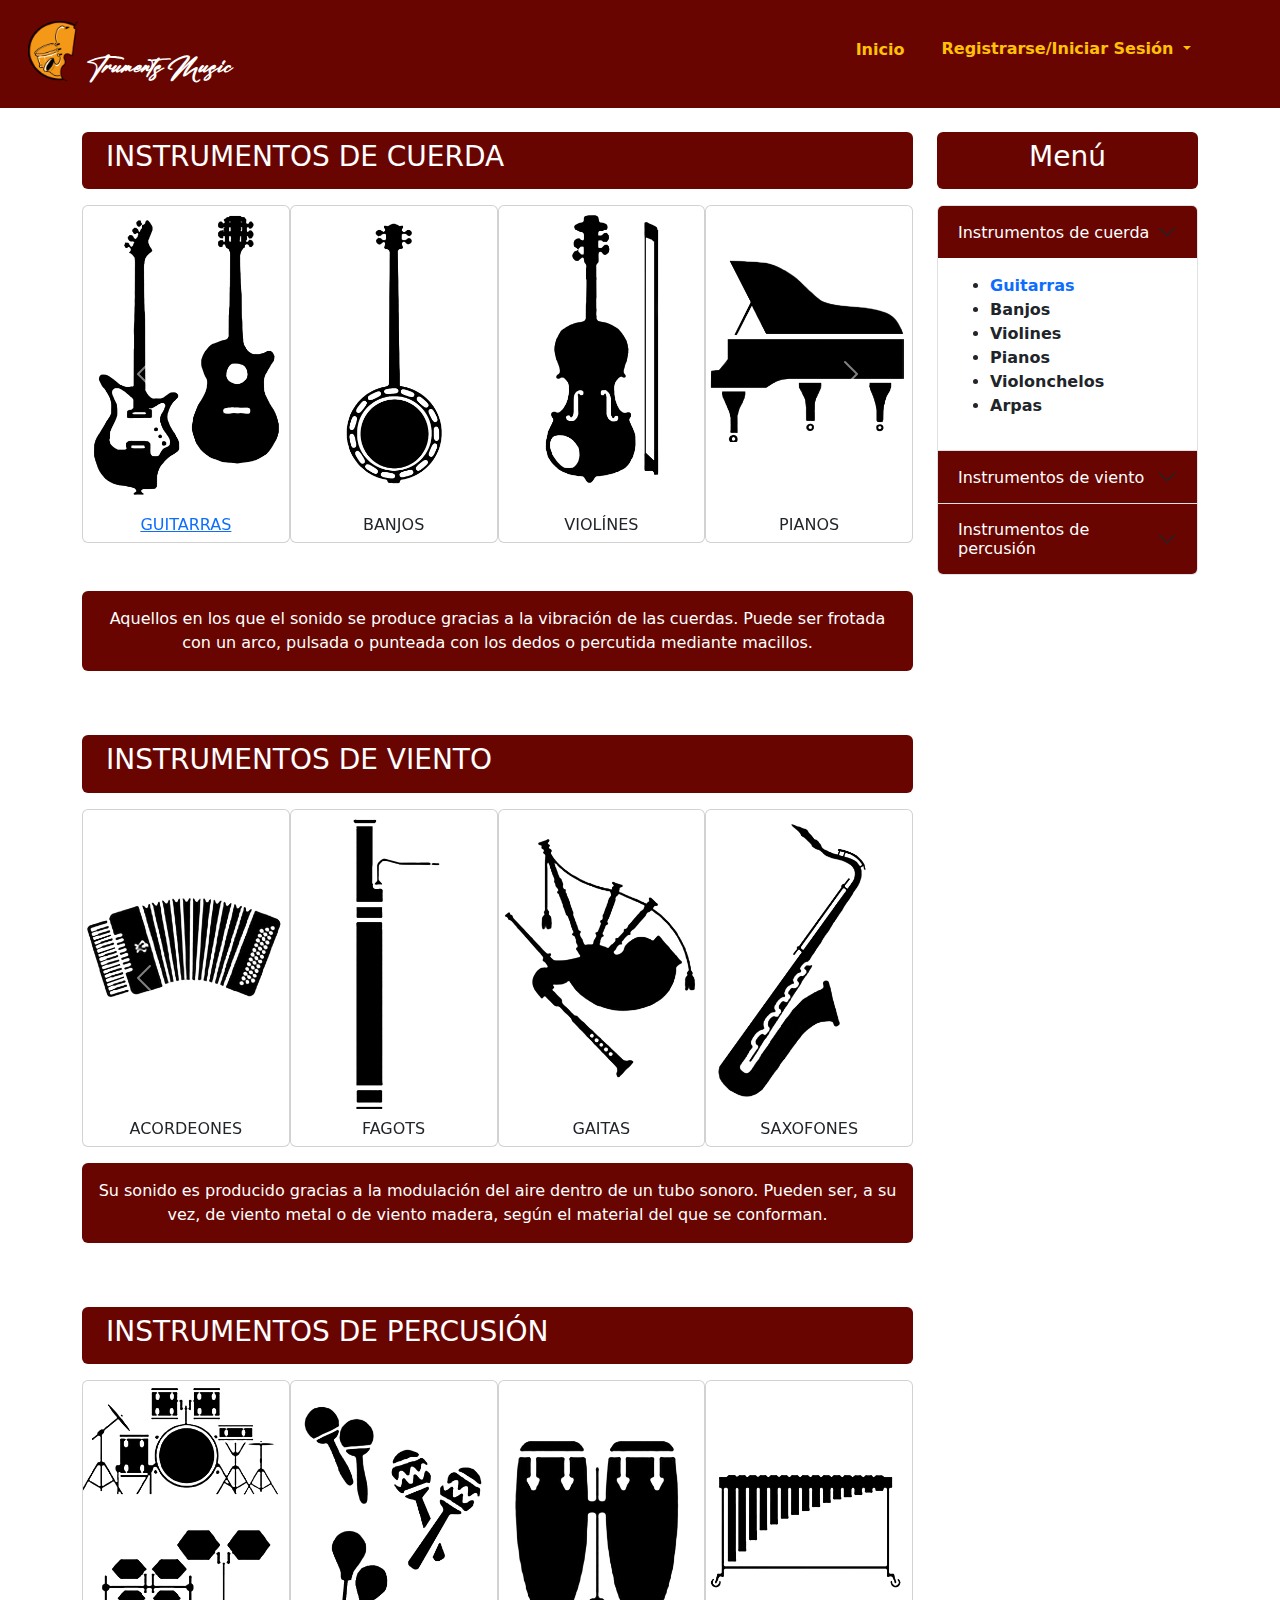
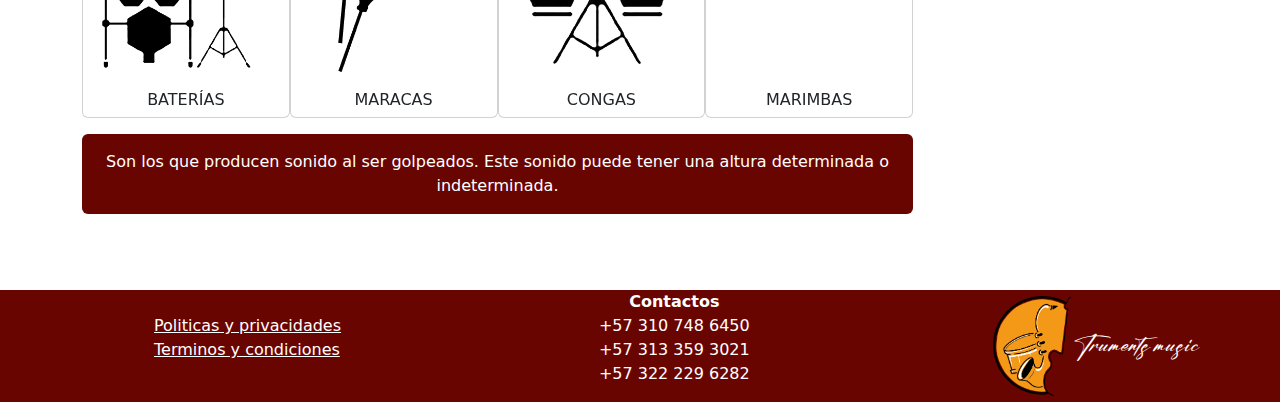
<file: index.html>
<!DOCTYPE html>
<html lang="es">

<head>
    <meta charset="UTF-8">
    <meta http-equiv="X-UA-Compatible" content="IE=edge">
    <meta name="viewport" content="width=device-width, initial-scale=1.0">
    <link rel="stylesheet" href="Assets/Css/bootstrap.min.css">
    <link rel="stylesheet" href="https://cdnjs.cloudflare.com/ajax/libs/font-awesome/6.2.1/css/all.min.css" integrity="sha512-MV7K8+y+gLIBoVD59lQIYicR65iaqukzvf/nwasF0nqhPay5w/9lJmVM2hMDcnK1OnMGCdVK+iQrJ7lzPJQd1w==" crossorigin="anonymous" referrerpolicy="no-referrer" />
    <link rel="stylesheet" href="Assets/Css/style.css">
    <link rel="stylesheet" href="Assets/Css/main.css">
    <link rel="shorcut icon" href="Assets/img/Logos/Favicon.ico" type="image/x-icon">
    <title>Truments Music</title>
</head>

<body>
    <nav class="navbar navbar-expand bgcolor p-3 sticky-top">
            <div class="container-fluid">
                <a class="navbar-brand" href="index.html">
                <img src="Assets/img/Logos/LogoAmarillo.png" width="50" height="60" class="d-inline-block align-text-bottom">
                <span class="text-white fw-bold titulo">Truments Music </span>
                </a>
            </div>
        <div class="container-fluid">
                <div class="collapse navbar-collapse" id="navbarSupportedContent">
                    <ul class="navbar-nav ms-auto mb-2">
                        <li class="nav-item">
                            <a class="nav-link active text-warning px-4 fw-semibold" aria-current="page" href="index.html"><i class="fa-solid fa-music pe-2"></i>Inicio</a>
                        </li>
                        <li class="nav-item">
                            <div class="dropdown">
                                <button class="btn bg-transparent text-warning fw-semibold dropdown-toggle" type="button" data-bs-toggle="dropdown" aria-expanded="false">
                                Registrarse/Iniciar Sesión
                                </button>
                                <ul class="dropdown-menu bgcolor">
                                <li><a class="nav-link text-warning px-4 fw-semibold" href="registro.html"><i class="fa-solid fa-headphones pe-2"></i>Registrarse</a></li>
                                <li><a class="dropdown-item text-warning px-4 fw-semibold" href="login.html"><i class="fa-solid fa-headphones pe-2"></i>Iniciar Sesión</a></li>
                                </ul>
                            </div>
                        </li>
                        <li class="nav-item text-center align-text-bottom px-4 fw-semibold">
                            <a href="compras.html"><i class="fa-solid fa-cart-shopping text-warning align-text-bottom"></i></a>
                        </li>
                    </ul>
                </div>
            </div>
        </nav>

    <div class="container text-center ">
        <div class="row mt-2">
            <div class="col-12 col-md-9">
                <div class="bgcolor rounded ps-4 py-2 mt-3">
                    <h3 class="d-flex align-items-start text-white">INSTRUMENTOS DE CUERDA</h3>
                </div>
            </div>
            <div class="col-3 smalldis">
                <div class="rounded mt-3 px-5 py-2 text-white bgcolor">
                    <h3>Menú</h3>
                </div>
            </div>
        </div>
        <!-- inicio carrusel -->
        <div class="row">
            <div class="justify-content-start mt-3 col-7 col-md-9 carruselcuerda">
                <div id="carrusel1" class="carousel slide" data-bs-ride="carousel">
                    <div class="carousel-inner" role="listbox">
                        <div class="carousel-item active">
                            <div class="col-md-3">
                                <div class="card">
                                    <div class="card-img">
                                        <a href="grillaproductos.html">
                                        <img src="Assets/img/Instrumentos/Guitarra.png" class="img-fluid ">
                                        <h6>GUITARRAS </h6>
                                        </a>
                                    </div>
                                </div>
                            </div>
                        </div>
                        <div class="carousel-item">
                            <div class="col-md-3">
                                <div class="card">
                                    <div class="card-img">
                                        <img src="Assets/img/Instrumentos/Banjo.png" class="img-fluid">
                                        <h6>BANJOS </h6>
                                    </div>
                                </div>
                            </div>
                        </div>
                        <div class="carousel-item">
                            <div class="col-md-3">
                                <div class="card">
                                    <div class="card-img">
                                        <img src="Assets/img/Instrumentos/Violin.png" class="img-fluid">
                                        <h6>VIOLÍNES </h6>
                                    </div>
                                </div>
                            </div>
                        </div>
                        <div class="carousel-item">
                            <div class="col-md-3">
                                <div class="card">
                                    <div class="card-img">
                                        <img src="Assets/img/Instrumentos/Piano.png" cla class="img-fluid">
                                        <h6>PIANOS </h6>
                                    </div>
                                </div>
                            </div>
                        </div>
                        <div class="carousel-item">
                            <div class="col-md-3">
                                <div class="card">
                                    <div class="card-img">
                                        <img src="Assets/img/Instrumentos/Violonchelo.png" class="img-fluid">
                                        <h6>VIOLONCHELOS </h6>
                                    </div>
                                </div>
                            </div>
                        </div>
                        <div class="carousel-item">
                            <div class="col-md-3">
                                <div class="card">
                                    <div class="card-img">
                                        <img src="Assets/img/Instrumentos/Arpa.png" class="img-fluid">
                                        <h6>ARPAS </h6>
                                    </div>
                                </div>
                            </div>
                        </div>
                    </div>
                    <a class="carousel-control-prev bg-transparent w-aut" href="#carrusel1" role="button" data-bs-slide="prev">
                        <span class="carousel-control-prev-icon" aria-hidden="true"></span>
                    </a>
                    <a class="carousel-control-next bg-transparent nexticon" href="#carrusel1" role="button" data-bs-slide="next">
                        <span class="carousel-control-next-icon" aria-hidden="true"></span>
                    </a>
                </div>
            </div>
            <div class="col-3 smalldis">
                <div class="accordion mt-3 " id="accordionExample">
                    <div class="accordion-item">
                        <h2 class="accordion-header" id="headingOne">
                        <button class="accordion-button collapsed bgcolor text-white" type="button" data-bs-toggle="collapse" data-bs-target="#collapseOne" aria-expanded="true" aria-controls="collapseOne">
                        Instrumentos de cuerda
                        </button>
                        </h2>
                            <div id="collapseOne" class="accordion-collapse collapse show" aria-labelledby="headingOne" data-bs-parent="#accordionExample">
                                <div class="accordion-body">
                                    <strong>
                                        <ul class="d-flex flex-column align-items-start justify-content-start">
                                            <li><a href="grillaproductos.html" class="text-decoration-none">Guitarras</a></li>
                                            <li>Banjos</li>
                                            <li>Violines</li>
                                            <li>Pianos</li>
                                            <li>Violonchelos</li>
                                            <li>Arpas</li>
                                        </ul>
                                    </strong>
                                </div>
                            </div>
                    </div>
                    <div class="accordion-item">
                        <h2 class="accordion-header" id="headingTwo">
                        <button class="accordion-button collapsed bgcolor text-white" type="button" data-bs-toggle="collapse" data-bs-target="#collapseTwo" aria-expanded="false" aria-controls="collapseTwo">
                        Instrumentos de viento
                        </button>
                        </h2>
                            <div id="collapseTwo" class="accordion-collapse collapse" aria-labelledby="headingTwo" data-bs-parent="#accordionExample">
                                <div class="accordion-body">
                                    <strong>
                                        <ul class="d-flex flex-column align-items-start justify-content-start">
                                            <li>Acordeones</li>
                                            <li>Fagots</li>
                                            <li>Gaitas</li>
                                            <li>Saxofones</li>
                                            <li>Trompetas</li>
                                            <li>Tubas</li>
                                        </ul>
                                    </strong>
                                </div>
                            </div>
                    </div>
                    <div class="accordion-item">
                        <h2 class="accordion-header" id="headingThree">
                        <button class="accordion-button collapsed bgcolor text-white" type="button" data-bs-toggle="collapse" data-bs-target="#collapseThree" aria-expanded="false" aria-controls="collapseThree">
                        Instrumentos de percusión
                        </button>
                        </h2>
                            <div id="collapseThree" class="accordion-collapse collapse" aria-labelledby="headingThree" data-bs-parent="#accordionExample">
                                <div class="accordion-body">
                                    <strong>
                                        <ul class="d-flex flex-column align-items-start justify-content-start">
                                            <li>Baterías</li>
                                            <li>Maracas</li>
                                            <li>Congas</li>
                                            <li>Marimbas</li>
                                            <li>Timbales</li>
                                            <li>Redoblantes</li>
                                        </ul>
                                    </strong>
                                </div>
                            </div>
                    </div>
                </div>
            </div>
            <div class="col-5 col-md-9">
                <div class="mt-3 bgcolor text-white mb-3 rounded ">
                    <p class="p-3">Aquellos en los que el sonido se produce gracias a la vibración de las cuerdas. Puede ser frotada con un arco, pulsada o punteada con los dedos o percutida mediante macillos.
                    </p>
                </div>
            </div>
        </div>
    </div>
    <div class="container text-center ">
        <div class="row mt-5">
            <div class="col-12 col-md-9">
                <div class="bgcolor rounded ps-4 py-2">
                    <h3 class="d-flex align-items-start text-white">INSTRUMENTOS DE VIENTO</h3>
                </div>
            </div>
        </div>
        <!-- inicio carrusel -->
        <div class="row">
            <div class="justify-content-start mt-3 col-7 col-md-9 carruselviento">
                <div id="carrusel2" class="carousel slide" data-bs-ride="carousel">
                    <div class="carousel-inner" role="listbox">
                        <div class="carousel-item active">
                            <div class="col-md-3">
                                <div class="card">
                                    <div class="card-img">
                                        <img src="Assets/img/Instrumentos/Acordeon.png" class="img-fluid">
                                        <h6>ACORDEONES </h6>
                                    </div>
                                    </div>
                                </div>
                            </div>
                        <div class="carousel-item">
                            <div class="col-md-3">
                                <div class="card">
                                    <div class="card-img">
                                        <img src="Assets/img/Instrumentos/Fagot.png" class="img-fluid">
                                        <h6>FAGOTS </h6>
                                    </div>
                                </div>
                            </div>
                        </div>
                        <div class="carousel-item">
                            <div class="col-md-3">
                                <div class="card">
                                    <div class="card-img">
                                        <img src="Assets/img/Instrumentos/Gaita.png" class="img-fluid">
                                        <h6>GAITAS </h6>
                                    </div>
                                </div>
                            </div>
                        </div>
                        <div class="carousel-item">
                            <div class="col-md-3">
                                <div class="card">
                                    <div class="card-img">
                                        <img src="Assets/img/Instrumentos/Saxofon.png" class="img-fluid">
                                        <h6>SAXOFONES </h6>
                                    </div>
                                </div>
                            </div>
                        </div>
                        <div class="carousel-item">
                            <div class="col-md-3">
                                <div class="card">
                                    <div class="card-img">
                                        <img src="Assets/img/Instrumentos/Trompeta.png" class="img-fluid">
                                        <h6>TROMPETAS </h6>
                                    </div>
                                </div>
                            </div>
                        </div>
                        <div class="carousel-item">
                            <div class="col-md-3">
                                <div class="card">
                                    <div class="card-img">
                                        <img src="Assets/img/Instrumentos/Tuba.png" class="img-fluid">
                                        <h6>TUBAS </h6>
                                    </div>
                                </div>
                            </div>
                        </div>
                    </div>
                    <a class="carousel-control-prev bg-transparent w-aut" href="#carrusel2" role="button" data-bs-slide="prev">
                        <span class="carousel-control-prev-icon" aria-hidden="true"></span>
                    </a>
                    <a class="carousel-control-next bg-transparent nexticon" href="#carrusel2" role="button" data-bs-slide="next">
                        <span class="carousel-control-next-icon" aria-hidden="true"></span>
                    </a>
                </div>
            </div>
            <div class="col-5 col-md-9">
                <div class="mt-3 bgcolor text-white rounded">
                    <p class="p-3">Su sonido es producido gracias a la modulación del aire dentro de un tubo sonoro. Pueden ser, a su vez, de viento metal o de viento madera, según el material del que se conforman.
                    </p>
                </div>
            </div>
        </div>
    </div>
    <div class="container text-center ">
        <div class="row mt-5">
            <div class="col-12 col-md-9">
                <div class="bgcolor rounded ps-4 py-2">
                    <h3 class="d-flex align-items-start text-white">INSTRUMENTOS DE PERCUSIÓN</h3>
                </div>
            </div>
        </div>
        <!-- inicio carrusel -->
        <div class="row">
            <div class="justify-content-start mt-3 col-7 col-md-9 carruselpercusion">
                <div id="carrusel3" class="carousel slide" data-bs-ride="carousel">
                    <div class="carousel-inner" role="listbox">
                        <div class="carousel-item active">
                            <div class="col-md-3">
                                <div class="card">
                                    <div class="card-img">
                                        <img src="Assets/img/Instrumentos/Bateria.png" class="img-fluid">
                                        <h6>BATERÍAS</h6>
                                    </div>
                                    </div>
                                </div>
                            </div>
                        <div class="carousel-item">
                            <div class="col-md-3">
                                <div class="card">
                                    <div class="card-img">
                                        <img src="Assets/img/Instrumentos/Maracas.png" class="img-fluid">
                                        <h6>MARACAS </h6>
                                    </div>
                                </div>
                            </div>
                        </div>
                        <div class="carousel-item">
                            <div class="col-md-3">
                                <div class="card">
                                    <div class="card-img">
                                        <img src="Assets/img/Instrumentos/Congas.png" class="img-fluid">
                                        <h6>CONGAS </h6>
                                    </div>
                                </div>
                            </div>
                        </div>
                        <div class="carousel-item">
                            <div class="col-md-3">
                                <div class="card">
                                    <div class="card-img">
                                        <img src="Assets/img/Instrumentos/Marimba.png" cla class="img-fluid">
                                        <h6>MARIMBAS </h6>
                                    </div>
                                </div>
                            </div>
                        </div>
                        <div class="carousel-item">
                            <div class="col-md-3">
                                <div class="card">
                                    <div class="card-img">
                                        <img src="Assets/img/Instrumentos/Timbal.png" class="img-fluid">
                                        <h6>TIMBALES </h6>
                                    </div>
                                </div>
                            </div>
                        </div>
                        <div class="carousel-item">
                            <div class="col-md-3">
                                <div class="card">
                                    <div class="card-img">
                                        <img src="Assets/img/Instrumentos/Redoblante.png" class="img-fluid">
                                        <h6>REDOBLANTES </h6>
                                    </div>
                                </div>
                            </div>
                        </div>
                    </div>
                    <a class="carousel-control-prev bg-transparent w-aut" href="#carrusel3" role="button" data-bs-slide="prev">
                        <span class="carousel-control-prev-icon" aria-hidden="true"></span>
                    </a>
                    <a class="carousel-control-next bg-transparent nexticon" href="#carrusel3" role="button" data-bs-slide="next">
                        <span class="carousel-control-next-icon" aria-hidden="true"></span>
                    </a>
                </div>
            </div>
            <div class="col-5 col-md-9">
                <div class="bgcolor mb-3 rounded text-white mt-3">
                    <p class="p-3">Son los que producen sonido al ser golpeados. Este sonido puede tener una altura determinada o indeterminada.
                    </p>
                </div>
            </div>
        </div>
    </div>

    <footer>
        <div class="container footer">
        <div>
            <ul class="lista1">
                <li><a class="text-white" href="#">Politicas y privacidades</a></li>
                <li><a class="text-white" href="#">Terminos y condiciones</a></li>
            </ul>
        </div>
        <div>
            <ul class="lista2 text-white">
                <li class="fw-bold text-center">Contactos</li>
                <li>+57 310 748 6450</li>
                <li>+57 313 359 3021</li>
                <li>+57 322 229 6282</li>
            </ul>
        </div>
        <div>
            <ul class="lista3 text-white">
                <li><i class="fa-brands fa-facebook"></i></li>
                <li><i class="fa-brands fa-twitter"></i></li>
                <li><i class="fa-brands fa-instagram"></i></li>
            </ul>
        </div>
        <div class="d-flex justify-content-center align-items-center text-white">
            <img class="imgfot" src="Assets/img/Logos/LogoAmarillo.png" alt="">
            <span class="ftzlg">Truments music</span>
            </div>
        </div>
    </footer>
    
    <script src="Assets/Js/bootstrap.bundle.min.js"></script>
    <script src="Assets/Js/scripts.js"></script>
</body>

</html>
</file>
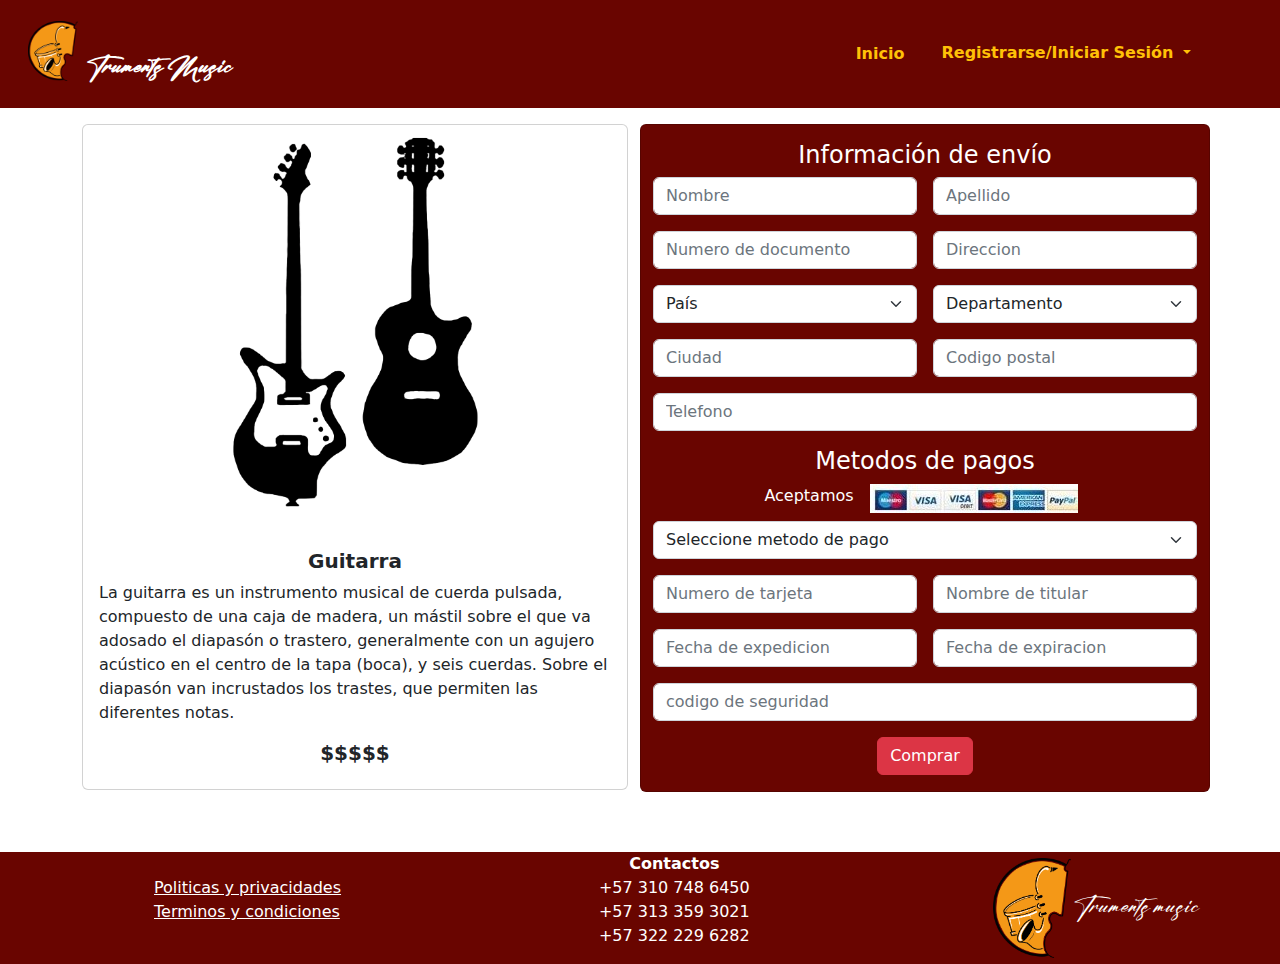
<file: compras.html>
<!DOCTYPE html>
<html lang="en">
<head>
    <meta charset="UTF-8">
    <meta http-equiv="X-UA-Compatible" content="IE=edge">
    <meta name="viewport" content="width=device-width, initial-scale=1.0">
    <link rel="stylesheet" href="https://cdnjs.cloudflare.com/ajax/libs/font-awesome/6.2.1/css/all.min.css" integrity="sha512-MV7K8+y+gLIBoVD59lQIYicR65iaqukzvf/nwasF0nqhPay5w/9lJmVM2hMDcnK1OnMGCdVK+iQrJ7lzPJQd1w==" crossorigin="anonymous" referrerpolicy="no-referrer" />
    <link rel="stylesheet" href="Assets/Css/bootstrap.min.css">
    <link rel="stylesheet" href="Assets/Css/style.css">
    <link rel="stylesheet" href="Assets/Css/main.css">
    <link rel="shorcut icon" href="Assets/img/Logos/Favicon.ico" type="image/x-icon">
    <title>compras</title>
</head>
<body class="body">
    <nav class="navbar navbar-expand bgcolor p-3 sticky-top">
        <div class="container-fluid">
            <a class="navbar-brand" href="index.html">
            <img src="Assets/img/Logos/LogoAmarillo.png" width="50" height="60" class="d-inline-block align-text-bottom">
            <span class="text-white fw-bold titulo">Truments Music </span>
            </a>
        </div>
    <div class="container-fluid">
            <div class="collapse navbar-collapse" id="navbarSupportedContent">
                <ul class="navbar-nav ms-auto mb-2 mb-lg-0">
                    <li class="nav-item">
                        <a class="nav-link active text-warning px-4 fw-semibold" aria-current="page" href="index.html"><i class="fa-solid fa-music pe-2"></i>Inicio</a>
                    </li>
                    <li class="nav-item">
                        <div class="dropdown">
                            <button class="btn bg-transparent text-warning fw-semibold dropdown-toggle" type="button" data-bs-toggle="dropdown" aria-expanded="false">
                            Registrarse/Iniciar Sesión
                            </button>
                            <ul class="dropdown-menu bgcolor">
                            <li><a class="nav-link text-warning px-4 fw-semibold" href="registro.html"><i class="fa-solid fa-headphones pe-2"></i>Registrarse</a></li>
                            <li><a class="dropdown-item text-warning px-4 fw-semibold" href="login.html"><i class="fa-solid fa-headphones pe-2"></i>Iniciar Sesión</a></li>
                            </ul>
                        </div>
                    </li>
                    <li class="nav-item text-center align-text-bottom px-4 fw-semibold">
                        <a href="compras.html"><i class="fa-solid fa-cart-shopping text-warning align-text-bottom"></i></a>
                    </li>
                </ul>
            </div>
        </div>
    </nav>
    
    <section class="my-3 container">
        <div class="row">
            <div class="col-12 col-md-6">
                <div class="card d-flex flex-column align-items-center justify-content-center" style="width: 100%;">
                    <img src="Assets/img/Instrumentos/Guitarra.png" class="card-img-top w-50" alt="">
                    <div class="card-body">
                        <h5 class="card-title d-flex justify-content-center fw-bold">Guitarra</h5>
                        <p class="card-text">La guitarra es un instrumento musical de cuerda pulsada, compuesto de una caja de madera, un mástil sobre el que va adosado el diapasón o trastero, generalmente con un agujero acústico en el centro de la tapa (boca), y seis cuerdas. Sobre el diapasón van incrustados los trastes, que permiten las diferentes notas.</p>
                        <h5 class="d-flex justify-content-center fw-bold">$$$$$</h5>
                    </div>
                    </div>
            </div>
            <div class="col-12 col-md-6 card bgcolor">
                <h4 class="mt-3 d-flex justify-content-center text-white">Información de envío</h4>
                <form>
                    <div class="mb-3 d-flex">
                        <input type="text" class="form-control" id="examplenombre" placeholder="Nombre" aria-describedby="emailHelp">
                        <label class="me-3 form-label"></label>
                        <input type="text" class="form-control" id="exampleApellido" placeholder="Apellido">
                    </div>
                    <div class="mb-3 d-flex">
                        <input type="number" class="form-control" id="exampleID" placeholder="Numero de documento   ">
                        <label for="exampleAddress" class="me-3 form-label"></label>
                        <input type="text" class="form-control" id="exampleAddress" placeholder="Direccion">
                    </div>
                    <div class="mb-3 d-flex">
                        <select select class="me-3 form-select" aria-label="Default select example">
                            <option selected disabled>País</option>
                            <option option value="1">Colombia</option>
                            <option value="2">Venezuela</option>
                            <option value="3">Ecuador</option>
                            <option value="4">Perú</option>
                            <option value="5">Bolivia</option>
                        </select>
                        <select class="form-select" aria-label="Default select example ">
                            <option selected disabled>Departamento</option>
                            <option value="1">Bogota D.C.</option>
                            <option value="2">Cundinamarca</option>
                            <option value="3">Boyaca</option>
                            <option value="4">Antioquia</option>
                            <option value="5">Atlantico</option>
                        </select> 
                    </div> 
                    <div class="mb-3 d-flex">
                        <input type="text" class="me-3 form-control" id="exampleCity" placeholder="Ciudad">
                        <label for="exampleCp" class="form-label"></label>
                        <input type="number" class="form-control" id="exampleCp" placeholder="Codigo postal">
                        
                    </div>
                    <div class="mb-3">
                        <input type="number" class="form-control" id="exampleTelefono" placeholder="Telefono">
                    </div>
                    <h4 class="d-flex justify-content-center text-white">Metodos de pagos</h4>
                    <div class="my-2 me-2 d-flex justify-content-center text-white">
                        Aceptamos<img src="Assets/img/mtd.jpg" class="ms-3">
                    </div>
                    <select class="mb-3 form-select" aria-label="Default select example ">
                        <option selected disabled>Seleccione metodo de pago</option>
                        <option value="1">Maestro</option>
                        <option value="2">Visa</option>
                        <option value="3">Master Card</option>
                        <option value="4">American express</option>
                    </select> 
                    <div class="mb-3 d-flex">
                        <input type="number" class="me-3 form-control" id="exampleIdnumber" placeholder="Numero de tarjeta" aria-describedby="emailHelp">
                        <input type="text" class="form-control" id="exampleName" placeholder="Nombre de titular">
                    </div>
                    <div class="mb-3 d-flex">
                        <input type="text" class="me-3 form-control" id="exampleDateb" placeholder="Fecha de expedicion">
                        <input type="text" class="form-control" id="exampleDateend" placeholder="Fecha de expiracion">
                    </div>
                        <input type="number" class="mb-3 form-control" id="exampleCodesecurity" placeholder="codigo de seguridad">
                    <div class="mb-3 d-flex justify-content-center">
                        <button type="button" class="btn btn-danger"onclick="datos()">Comprar</button>
                    </div>
                        
                    </form>
            </div>
        </div>
    </section>

    <footer>
        <div class="container footer">
        <div>
            <ul class="lista1">
                <li><a class="text-white" href="#">Politicas y privacidades</a></li>
                <li><a class="text-white" href="#">Terminos y condiciones</a></li>
            </ul>
        </div>
        <div>
            <ul class="lista2 text-white">
                <li class="fw-bold text-center">Contactos</li>
                <li>+57 310 748 6450</li>
                <li>+57 313 359 3021</li>
                <li>+57 322 229 6282</li>
            </ul>
        </div>
        <div>
            <ul class="lista3 text-white">
                <li><i class="fa-brands fa-facebook"></i></li>
                <li><i class="fa-brands fa-twitter"></i></li>
                <li><i class="fa-brands fa-instagram"></i></li>
            </ul>
        </div>
        <div class="d-flex justify-content-center align-items-center text-white">
            <img class="imgfot" src="Assets/img/Logos/LogoAmarillo.png" alt="">
            <span class="ftzlg">Truments music</span>
            </div>
        </div>
    </footer>
    
</body>
<script src="Assets/Js/bootstrap.bundle.min.js"></script>
<script src="Assets/Js/compras.js"></script>
</html>
</file>
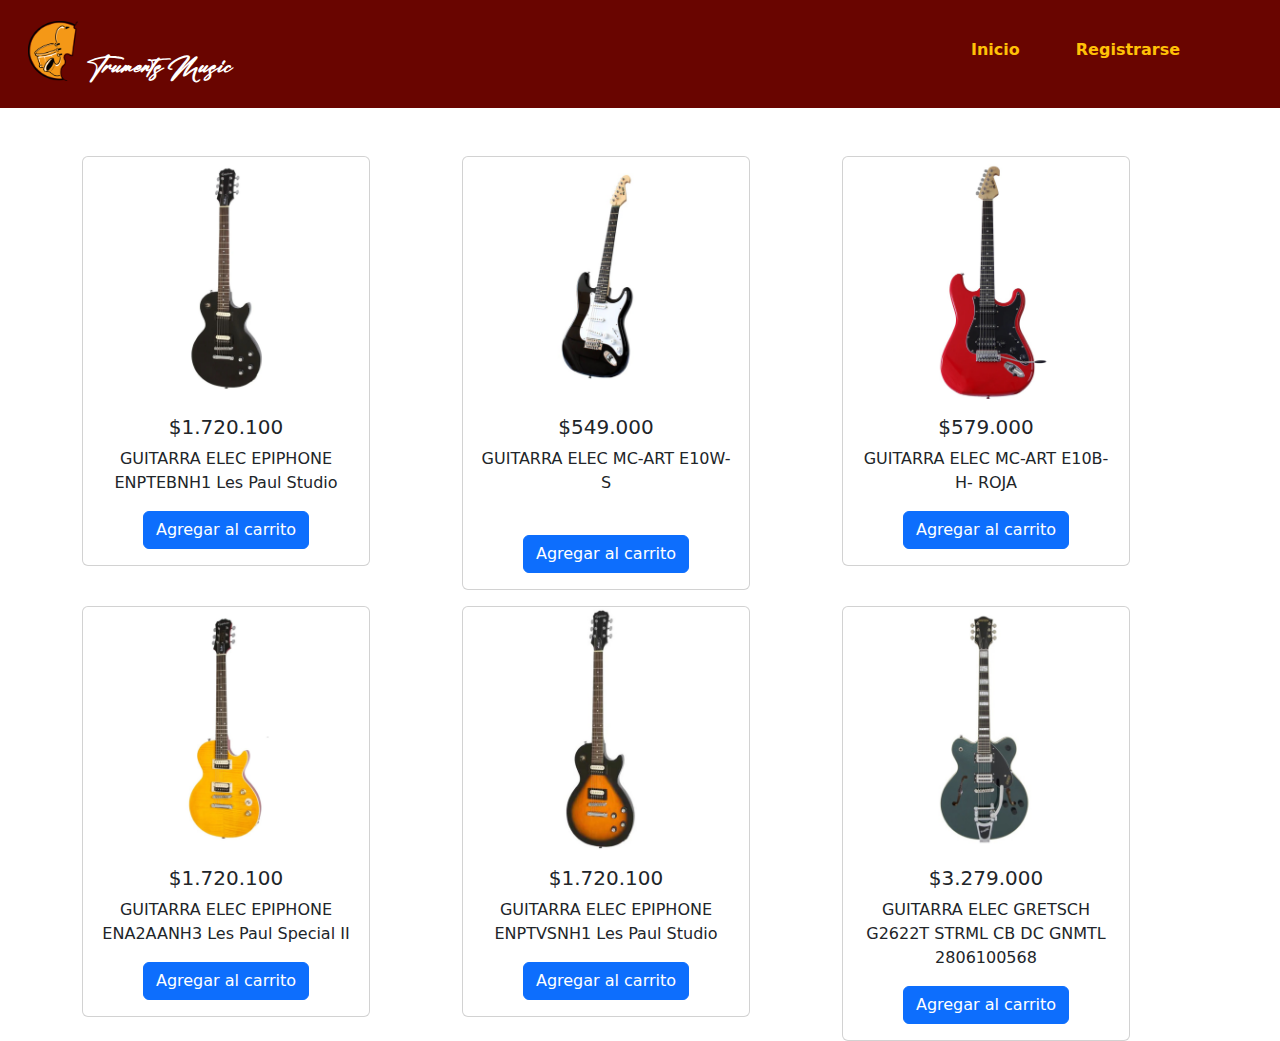
<file: grillaproductos.html>
<!DOCTYPE html>
<html lang="es">
<head>
    <meta charset="UTF-8">
    <meta http-equiv="X-UA-Compatible" content="IE=edge">
    <meta name="viewport" content="width=device-width, initial-scale=1.0">
    <link rel="stylesheet" href="Assets/Css/bootstrap.min.css">
    <link rel="stylesheet" href="https://cdnjs.cloudflare.com/ajax/libs/font-awesome/6.2.1/css/all.min.css" integrity="sha512-MV7K8+y+gLIBoVD59lQIYicR65iaqukzvf/nwasF0nqhPay5w/9lJmVM2hMDcnK1OnMGCdVK+iQrJ7lzPJQd1w==" crossorigin="anonymous" referrerpolicy="no-referrer" />
    <link rel="stylesheet" href="Assets/Css/style.css">
    <link rel="stylesheet" href="Assets/Css/main.css">
    <link rel="shorcut icon" href="Assets/img/Logos/Favicon.ico" type="image/x-icon">
    <title>Truments Music</title>
</head>
<body>
    <nav class="navbar navbar-expand bgcolor p-3 sticky-top">
        <div class="container-fluid">
            <a class="navbar-brand" href="index.html">
            <img src="Assets/img/Logos/LogoAmarillo.png" width="50" height="60" class="d-inline-block align-text-bottom">
            <span class="text-white fw-bold titulo">Truments Music</span>
            </a>
        </div>
    <div class="container-fluid">
            <div class="collapse navbar-collapse" id="navbarSupportedContent">
                <ul class="navbar-nav ms-auto mb-2">
                    <li class="nav-item">
                        <a class="nav-link active text-warning px-4 fw-semibold" aria-current="page" href="index.html"><i class="fa-solid fa-music pe-2"></i>Inicio</a>
                    </li>
                    <li class="nav-item">
                        <a class="nav-link text-warning px-4 fw-semibold" href="registro.html"><i class="fa-solid fa-headphones pe-2"></i>Registrarse</a>
                    </li>
                    <li class="nav-item text-center align-text-bottom px-4 fw-semibold">
                        <a href="compras.html"><i class="fa-solid fa-cart-shopping text-warning align-text-bottom"></i></a>
                    </li>
                </ul>
            </div>
        </div>
    </nav>
    <div class="container text-center mt-5">
        <div class="row">
            <div class="col-4">
                <div class="card d-flex flex-column align-items-center justify-content-center" style="width: 18rem;">
                    <img src="Assets/img/Instrumentos/Guitarras/guitarra1.png" class="card-img-top w-50 img-fluid">
                    <div class="card-body">
                        <h5 class="card-title">$1.720.100</h5>
                        <p>GUITARRA ELEC EPIPHONE ENPTEBNH1 Les Paul Studio</p>
                        <a href="compras.html" class="btn btn-primary">Agregar al carrito</a>
                    </div>
                </div>
            </div>
            <div class="col-4">
                <div class="card d-flex flex-column align-items-center justify-content-center" style="width: 18rem;">
                    <img src="Assets/img/Instrumentos/Guitarras/guitarra2.png" class="card-img-top w-50 img-fluid">
                    <div class="card-body">
                        <h5 class="card-title">$549.000</h5>
                        <p>GUITARRA ELEC MC-ART E10W-S</p><br>
                        <a href="compras.html" class="btn btn-primary">Agregar al carrito</a>
                    </div>
                </div>
            </div>
            <div class="col-4">
                <div class="card d-flex flex-column align-items-center justify-content-center" style="width: 18rem;">
                    <img src="Assets/img/Instrumentos/Guitarras/guitarra3.png" class="card-img-top w-50 img-fluid">
                    <div class="card-body">
                        <h5 class="card-title">$579.000</h5>
                        <p>GUITARRA ELEC MC-ART E10B-H- ROJA</p>
                        <a href="compras.html" class="btn btn-primary">Agregar al carrito</a>
                    </div>
                </div>
            </div>
            <div class="col-4">
                <div class="card mt-3 d-flex flex-column align-items-center justify-content-center" style="width: 18rem;">
                    <img src="Assets/img/Instrumentos/Guitarras/guitarra4.png" class="card-img-top w-50 img-fluid">
                    <div class="card-body">
                        <h5 class="card-title">$1.720.100</h5>
                        <p>GUITARRA ELEC EPIPHONE ENA2AANH3 Les Paul Special II</p>
                        <a href="compras.html" class="btn btn-primary">Agregar al carrito</a>
                    </div>
                </div>
            </div>
            <div class="col-4">
                <div class="card mt-3 d-flex flex-column align-items-center justify-content-center" style="width: 18rem;">
                    <img src="Assets/img/Instrumentos/Guitarras/guitarra5.png" class="card-img-top w-50 img-fluid">
                    <div class="card-body">
                        <h5 class="card-title">$1.720.100</h5>
                        <p>GUITARRA ELEC EPIPHONE ENPTVSNH1 Les Paul Studio</p>
                        <a href="compras.html" class="btn btn-primary">Agregar al carrito</a>
                    </div>
                </div>
            </div>
            <div class="col-4">
                <div class="card mt-3 d-flex flex-column align-items-center justify-content-center" style="width: 18rem;">
                    <img src="Assets/img/Instrumentos/Guitarras/guitarra6.png" class="card-img-top w-50 img-fluid">
                    <div class="card-body">
                        <h5 class="card-title">$3.279.000</h5>
                        <p>GUITARRA ELEC GRETSCH G2622T STRML CB DC GNMTL 2806100568</p>
                        <a href="compras.html" class="btn btn-primary">Agregar al carrito</a>
                    </div>
                </div>
            </div>
        </div>
    </div>
</body>
</html>
</file>
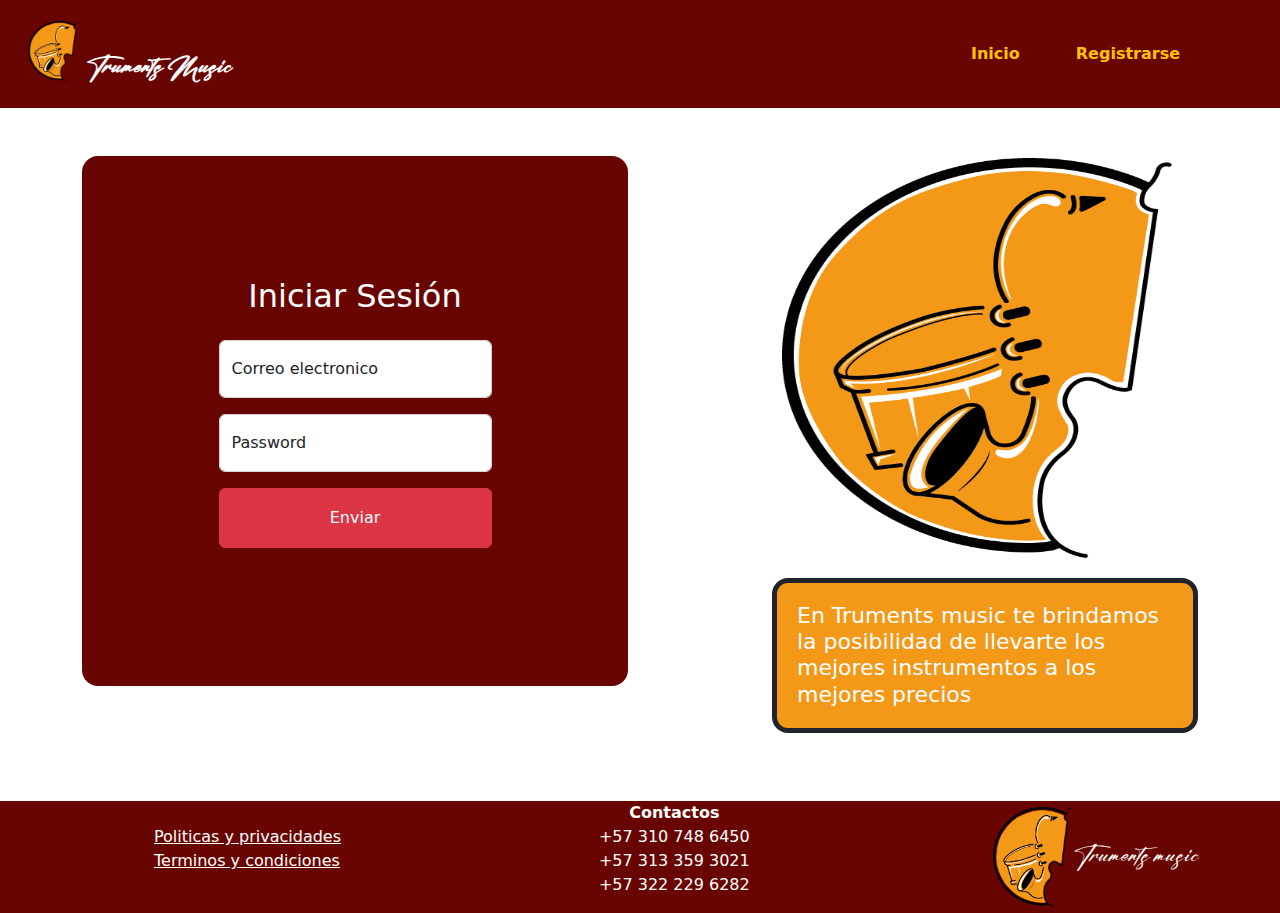
<file: login.html>
<!DOCTYPE html>
<html lang="es">

<head>
    <meta charset="UTF-8">
    <meta http-equiv="X-UA-Compatible" content="IE=edge">
    <meta name="viewport" content="width=device-width, initial-scale=1.0">
    <link rel="stylesheet" href="https://cdnjs.cloudflare.com/ajax/libs/font-awesome/6.2.1/css/all.min.css" integrity="sha512-MV7K8+y+gLIBoVD59lQIYicR65iaqukzvf/nwasF0nqhPay5w/9lJmVM2hMDcnK1OnMGCdVK+iQrJ7lzPJQd1w==" crossorigin="anonymous" referrerpolicy="no-referrer" />
    <link rel="stylesheet" href="Assets/Css/main.css">
    <link rel="stylesheet" href="Assets/Css/bootstrap.min.css">
    <link rel="shorcut icon" href="Assets/img/Logos/Favicon.ico" type="image/x-icon">
    <title>Login</title>
</head>

<body>
    <nav class="navbar navbar-expand nvbcg p-3 ">
        <div class="container-fluid">
            <a class="navbar-brand" href="index.html">
                <img src="Assets/img/Logos/LogoAmarillo.png" width="50" height="60"
                    class="d-inline-block align-text-bottom">
                <span class="text-white fw-bold ftzlg">Truments Music</span>
            </a>
        </div>
        <div class="container-fluid">
            <div class="collapse navbar-collapse" id="navbarSupportedContent">
                <ul class="navbar-nav ms-auto mb-2 mb-lg-0">
                    <li class="nav-item">
                        <a class="nav-link active text-warning px-4 fw-semibold" aria-current="page" href="index.html"><i class="fa-solid fa-music pe-2"></i>Inicio</a>
                    </li>
                    <li class="nav-item">
                        <a class="nav-link text-warning px-4 fw-semibold" href="registro.html"><i class="fa-solid fa-headphones pe-2"></i>Registrarse</a>
                    </li>
                    <li class="nav-item text-center align-text-bottom px-4 fw-semibold">
                        <a href="compras.html"><i class="fa-solid fa-cart-shopping text-warning align-text-bottom"></i></a>
                    </li>
                </ul>
            </div>
        </div>
    </nav>

    <section class="container">
        <div class="row">
            <div class="col-md-6 ">
                <form class="bgc rounded-4 d-flex flex-column justify-content-center align-items-center mt-5">
                    <h2 class="text-white">Iniciar Sesión</h2>
                    <div class="form-floating mt-3 w-50 campo3">
                        <input type="email" class="form-control" id="correousuario" placeholder="name@example.com">
                        <label for="floatingInput">Correo electronico</label>
                    </div>
                    <div class="form-floating mt-3 mb-3 w-50 campo5">
                        <input type="password" class="form-control" id="contraseñausuario" placeholder="Password">
                        <label for="floatingPassword">Password</label>   
                    <div>
                        <button type="button" class="btn btn-danger mt-3 w-100 bon" onclick="datos()">Enviar</button>
                    </div>
                    </div>
                </form>
            </div>
            <div class="col-6 rspv">
                <div>
                    <img class="logoemp" src="Assets/img/Logos/LogoAmarillo.png">
                    <h2 class="dcp text-white rounded-4 border border-dark border-5"> En Truments music te brindamos la posibilidad de
                        llevarte
                        los mejores instrumentos a los mejores precios</h2>
                </div>
            </div>
        </div>
    </section>

    <footer>
        <div class="container footer">
            <div>
                <ul class="lista1">
                    <li><a class="text-white" href="#">Politicas y privacidades</a></li>
                    <li><a class="text-white" href="#">Terminos y condiciones</a></li>
                </ul>
            </div>
            <div>
                <ul class="lista2 text-white">
                    <li class="fw-bold text-center">Contactos</li>
                    <li>+57 310 748 6450</li>
                    <li>+57 313 359 3021</li>
                    <li>+57 322 229 6282</li>
                </ul>
            </div>
            <div>
                <ul class="lista3 text-white">
                    <li><i class="fa-brands fa-facebook"></i></li>
                    <li><i class="fa-brands fa-twitter"></i></li>
                    <li><i class="fa-brands fa-instagram"></i></li>
                </ul>
            </div>
            <div class="d-flex justify-content-center align-items-center text-white">
                <img class="imgfot" src="Assets/img/Logos/LogoAmarillo.png" alt="">
                <span class="ftzlg">Truments music</span>
            </div>
        </div>
    </footer>

    <script src="Assets/Js/bootstrap.bundle.min.js"></script>
    <script src="Assets/Js/main.js"></script>
</body>

</html>
</file>
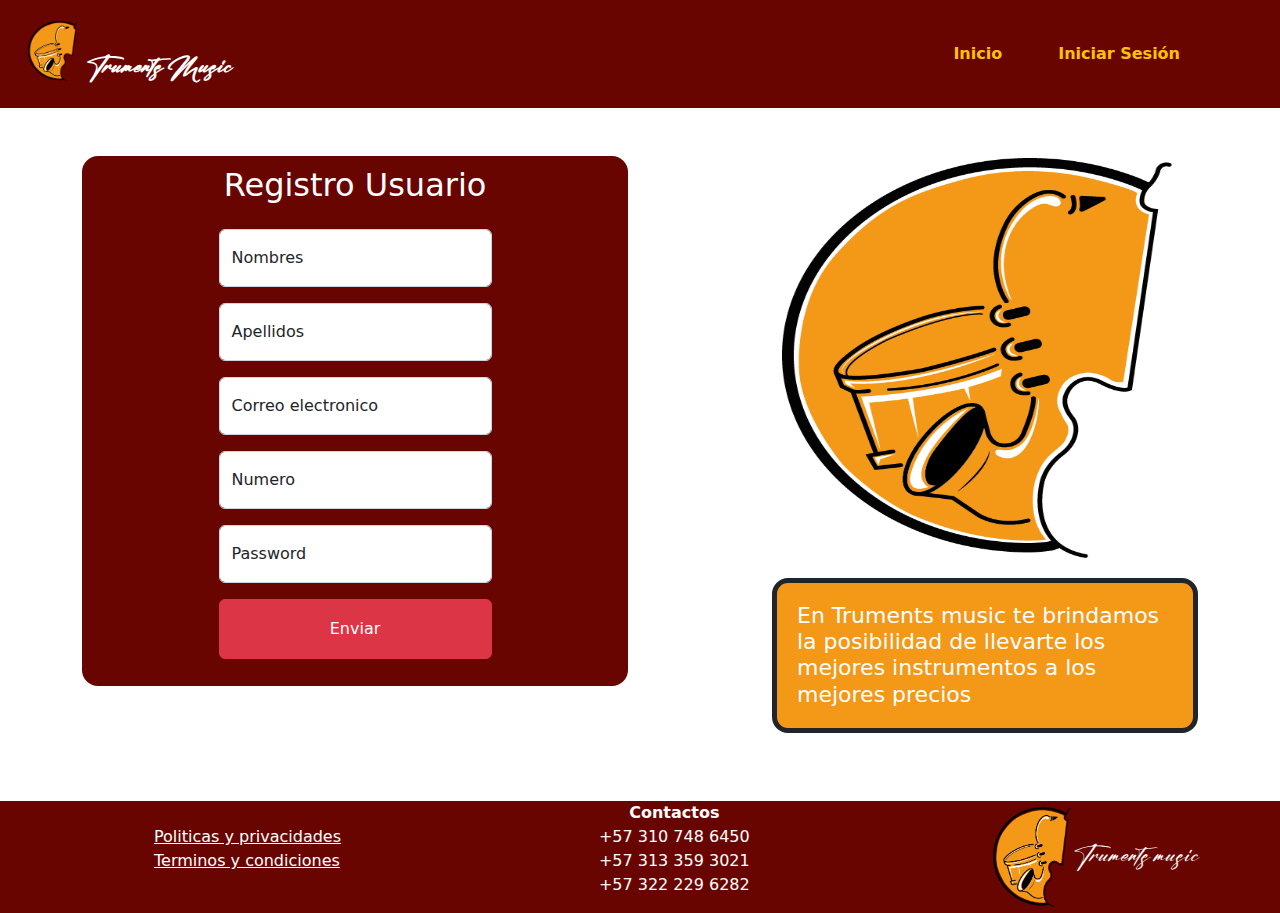
<file: registro.html>
<!DOCTYPE html>
<html lang="es">

<head>
    <meta charset="UTF-8">
    <meta http-equiv="X-UA-Compatible" content="IE=edge">
    <meta name="viewport" content="width=device-width, initial-scale=1.0">
    <link rel="stylesheet" href="https://cdnjs.cloudflare.com/ajax/libs/font-awesome/6.2.1/css/all.min.css" integrity="sha512-MV7K8+y+gLIBoVD59lQIYicR65iaqukzvf/nwasF0nqhPay5w/9lJmVM2hMDcnK1OnMGCdVK+iQrJ7lzPJQd1w==" crossorigin="anonymous" referrerpolicy="no-referrer" />
    <link rel="stylesheet" href="Assets/Css/main.css">
    <link rel="stylesheet" href="Assets/Css/bootstrap.min.css">
    <link rel="shorcut icon" href="Assets/img/Logos/Favicon.ico" type="image/x-icon">
    <title>Registro</title>
</head>

<body>
    <nav class="navbar navbar-expand nvbcg p-3">
        <div class="container-fluid">
            <a class="navbar-brand" href="index.html">
                <img src="Assets/img/Logos/LogoAmarillo.png" width="50" height="60"
                    class="d-inline-block align-text-bottom">
                <span class="text-white fw-bold ftzlg">Truments Music</span>
            </a>
        </div>
        <div class="container-fluid">
            <div class="collapse navbar-collapse" id="navbarSupportedContent">
                <ul class="navbar-nav ms-auto mb-2 mb-lg-0">
                    <li class="nav-item">
                        <a class="nav-link active text-warning px-4 fw-semibold" aria-current="page" href="index.html"><i class="fa-solid fa-music pe-2"></i>Inicio</a>
                    </li>
                    <li class="nav-item">
                        <a class="nav-link text-warning px-4 fw-semibold" href="login.html"><i class="fa-solid fa-headphones pe-2"></i>Iniciar Sesión</a>
                    </li>
                    <li class="nav-item text-center align-text-bottom px-4 fw-semibold">
                        <a href="compras.html"><i class="fa-solid fa-cart-shopping text-warning align-text-bottom"></i></a>
                    </li>
                </ul>
            </div>
        </div>
    </nav>

    <section class="container">
        <div class="row">
            <div class="col-md-6 ">
                <form class="bgc rounded-4 d-flex flex-column justify-content-center align-items-center mt-5">
                    <h2 class="text-white">Registro Usuario</h2>
                    <div class="form-floating mt-3 w-50 campo1">
                        <input type="text" class="form-control" id="nombreusuario" placeholder="text">
                        <label for="floatingInput">Nombres</label>
                    </div>
                    <div class="form-floating mt-3 w-50 campo2">
                        <input type="text" class="form-control" id="apellidousuario" placeholder="text">
                        <label for="floatingInput">Apellidos</label>
                    </div>
                    <div class="form-floating mt-3 w-50 campo3">
                        <input type="email" class="form-control" id="correousuario" placeholder="name@example.com">
                        <label for="floatingInput">Correo electronico</label>
                    </div>
                    <div class="form-floating mt-3 w-50 campo4">
                        <input type="email" class="form-control" id="numerousuario" placeholder="name@example.com">
                        <label for="floatingInput">Numero</label>
                    </div>
                    <div class="form-floating mt-3 mb-3 w-50 campo5">
                        <input type="password" class="form-control" id="contraseñausuario" placeholder="Password">
                        <label for="floatingPassword">Password</label>
                        <div>
                            <button type="button" class="btn btn-danger mt-3 w-100 bon">Enviar</button>
                        </div>
                    </div>
                </form>
            </div>
            <div class="col-6 rspv">
                <div>
                    <img class="logoemp" src="Assets/img/Logos/LogoAmarillo.png">
                    <h2 class="dcp text-white rounded-4 border border-dark border-5"> En Truments music te brindamos la posibilidad de
                        llevarte
                        los mejores instrumentos a los mejores precios</h2>
                </div>
            </div>
        </div>
    </section>

    <footer>
        <div class="container footer">
            <div>
                <ul class="lista1">
                    <li><a class="text-white" href="#">Politicas y privacidades</a></li>
                    <li><a class="text-white" href="#">Terminos y condiciones</a></li>
                </ul>
            </div>
            <div>
                <ul class="lista2 text-white">
                    <li class="fw-bold text-center">Contactos</li>
                    <li>+57 310 748 6450</li>
                    <li>+57 313 359 3021</li>
                    <li>+57 322 229 6282</li>
                </ul>
            </div>
            <div>
                <ul class="lista3 text-white">
                    <li><i class="fa-brands fa-facebook"></i></li>
                    <li><i class="fa-brands fa-twitter"></i></li>
                    <li><i class="fa-brands fa-instagram"></i></li>
                </ul>
            </div>
            <div class="d-flex justify-content-center align-items-center text-white">
                <img class="imgfot" src="Assets/img/Logos/LogoAmarillo.png" alt="">
                <span class="ftzlg">Truments music</span>
            </div>
        </div>
    </footer>

    <script src="Assets/Js/bootstrap.bundle.min.js"></script>
    <script src="Assets/Js/main.js"></script>
</body>

</html>
</file>
<file: Assets/Css/style.css>
.bgnav{
  background-image: url(../img/FondoNav.jfif);
  background-repeat: no-repeat;
  background-size: cover;
}

.bgcolor{
  background-color: #690500;
}

@font-face {
  font-family: titulo;
  src: url(../fonts/Australia-Custom-Italic.ttf);
}

.titulo{
  font-family: titulo;
  font-size: 25px;
}

.ofertas img{
  width: 60px;
  height: 100px;
}

@media (max-width: 767px) {
  .carousel-inner .carousel-item > div {
      display: none;
  }
  .carousel-inner .carousel-item > div:first-child {
      display: block;
  }
  .smalldis{
    display: none;
  }
  .ofertas{
    width: 40px;
    height: 80px;
  }
}

.carousel-inner .carousel-item.active,
.carousel-inner .carousel-item-next,
.carousel-inner .carousel-item-prev {
  display: flex;
}

@media (min-width: 768px) {
  
  .carousel-inner .carousel-item-end.active,
  .carousel-inner .carousel-item-next {
    transform: translateX(25%);
  }
  
  .carousel-inner .carousel-item-start.active, 
  .carousel-inner .carousel-item-prev {
    transform: translateX(-25%);
  }
}

.carousel-inner .carousel-item-end,
.carousel-inner .carousel-item-start { 
transform: translateX(0);
}
</file>
<file: Assets/Css/main.css>
body{
    overflow-x: hidden;
}

.nvbcg{
    background-color: #690500;
}


.lgnv{
    height: 40px;
}

@font-face {
    font-family: letralogo;
    src: url(../fonts/Australia-Custom-Italic.ttf);
}

.ftzlg{
    font-size: 25px;
    font-family: letralogo;
}


.cajanav{
    margin-inline-start: 1100px;
}

.bgc{
    background-color: #690500;
    height: 530px;
}

.fom2{
    margin-top: 50px;

}

.bon{
    height: 60px;
}

.logoemp{
    transform: translate(130px, 50px);
    height: 400px;
    width: 390px;
}

.dcp{
    background-color: #f49817;
    margin-top: 70px;
    margin-left: 120px;
    font-size: 22px;
    padding: 20px;
}

footer{
    background-color: #690500 ;
    margin-top: 60px;
}

.footer{
    display: flex;
    justify-content: space-between;
    align-items: center;
}

.lista1{
    list-style: none;
    margin-left: 40px;
}

.lista2{
    list-style: none;
    margin-left: 220px;
}

.lista3{
    list-style: none;
    margin-left: 200px;
}

.lista4{
    list-style: none;
}

.imgfot{ 
    height: 100px;
}

.txtfot{
    font-family: letralogo;
    font-size: 25px;
}

@media (max-width: 778px){
    .rspv{
        display: none;
    }

    .footer{
        display: flex;
        flex-direction: column;
    }

    .lista1{
        margin-top: 20px;
    }

}

@media (max-width: 992px){
    .bgc{
        width: 460px;
    }

    .logoemp{
        width:220px;
        height:220px;
    }

    .lista2{
        margin-left: 40px;
    }

    .lista3{
        margin-left: 60px;
    }

    .imgfot{
        display: none;
    }

    .ftzlg{
        display: none;
    }



}
</file>
